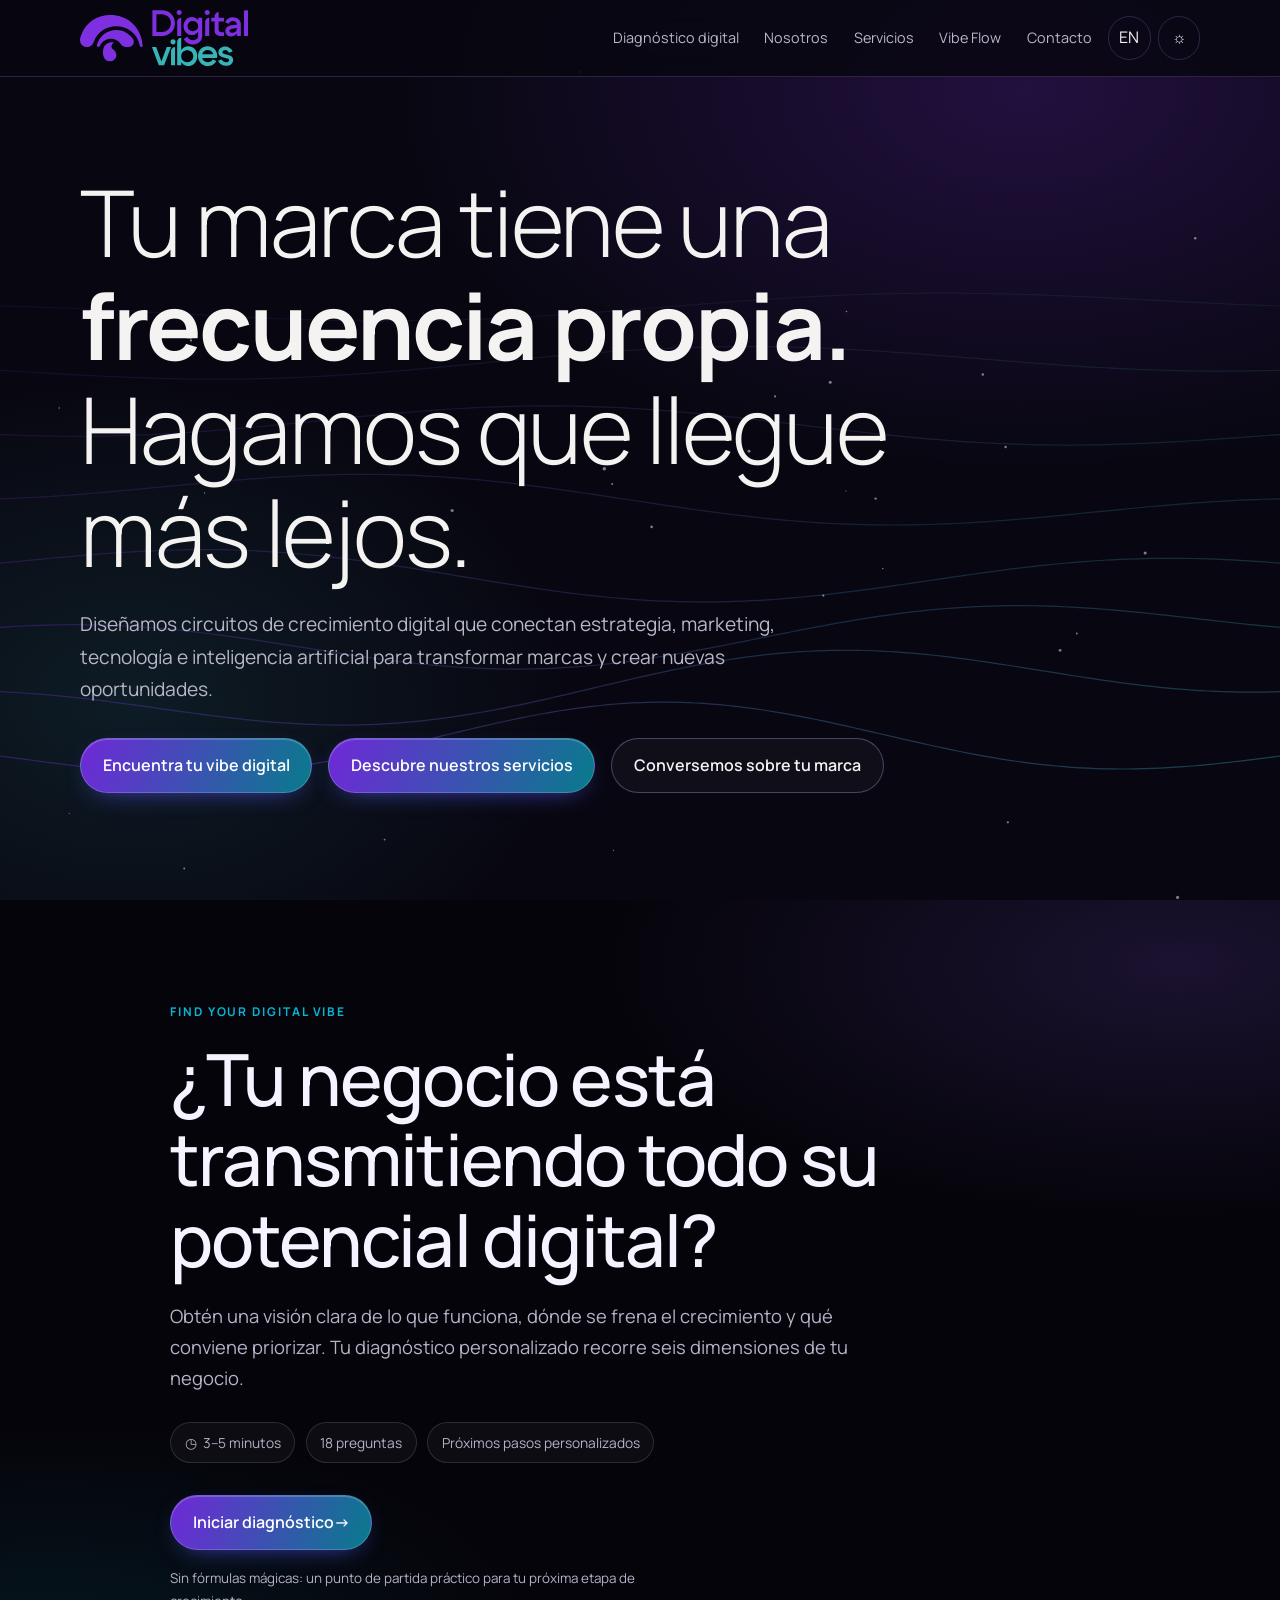
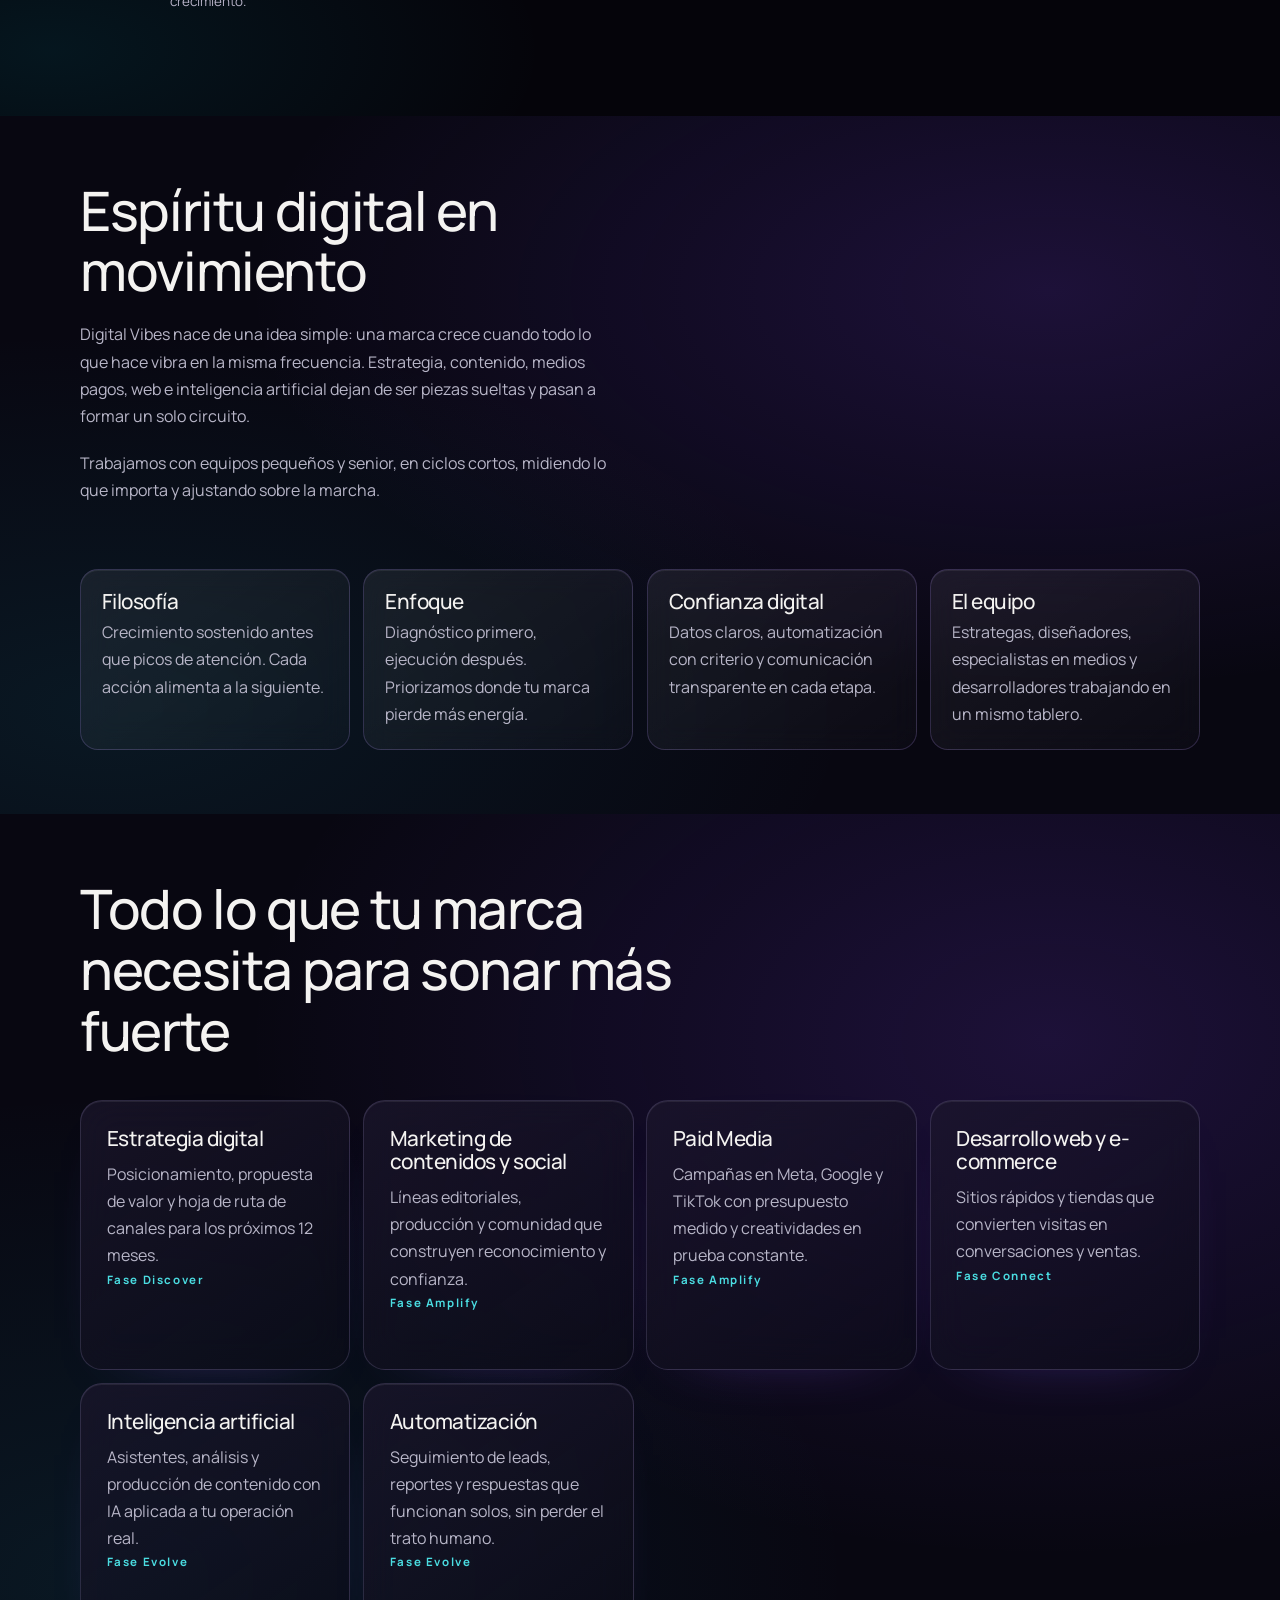
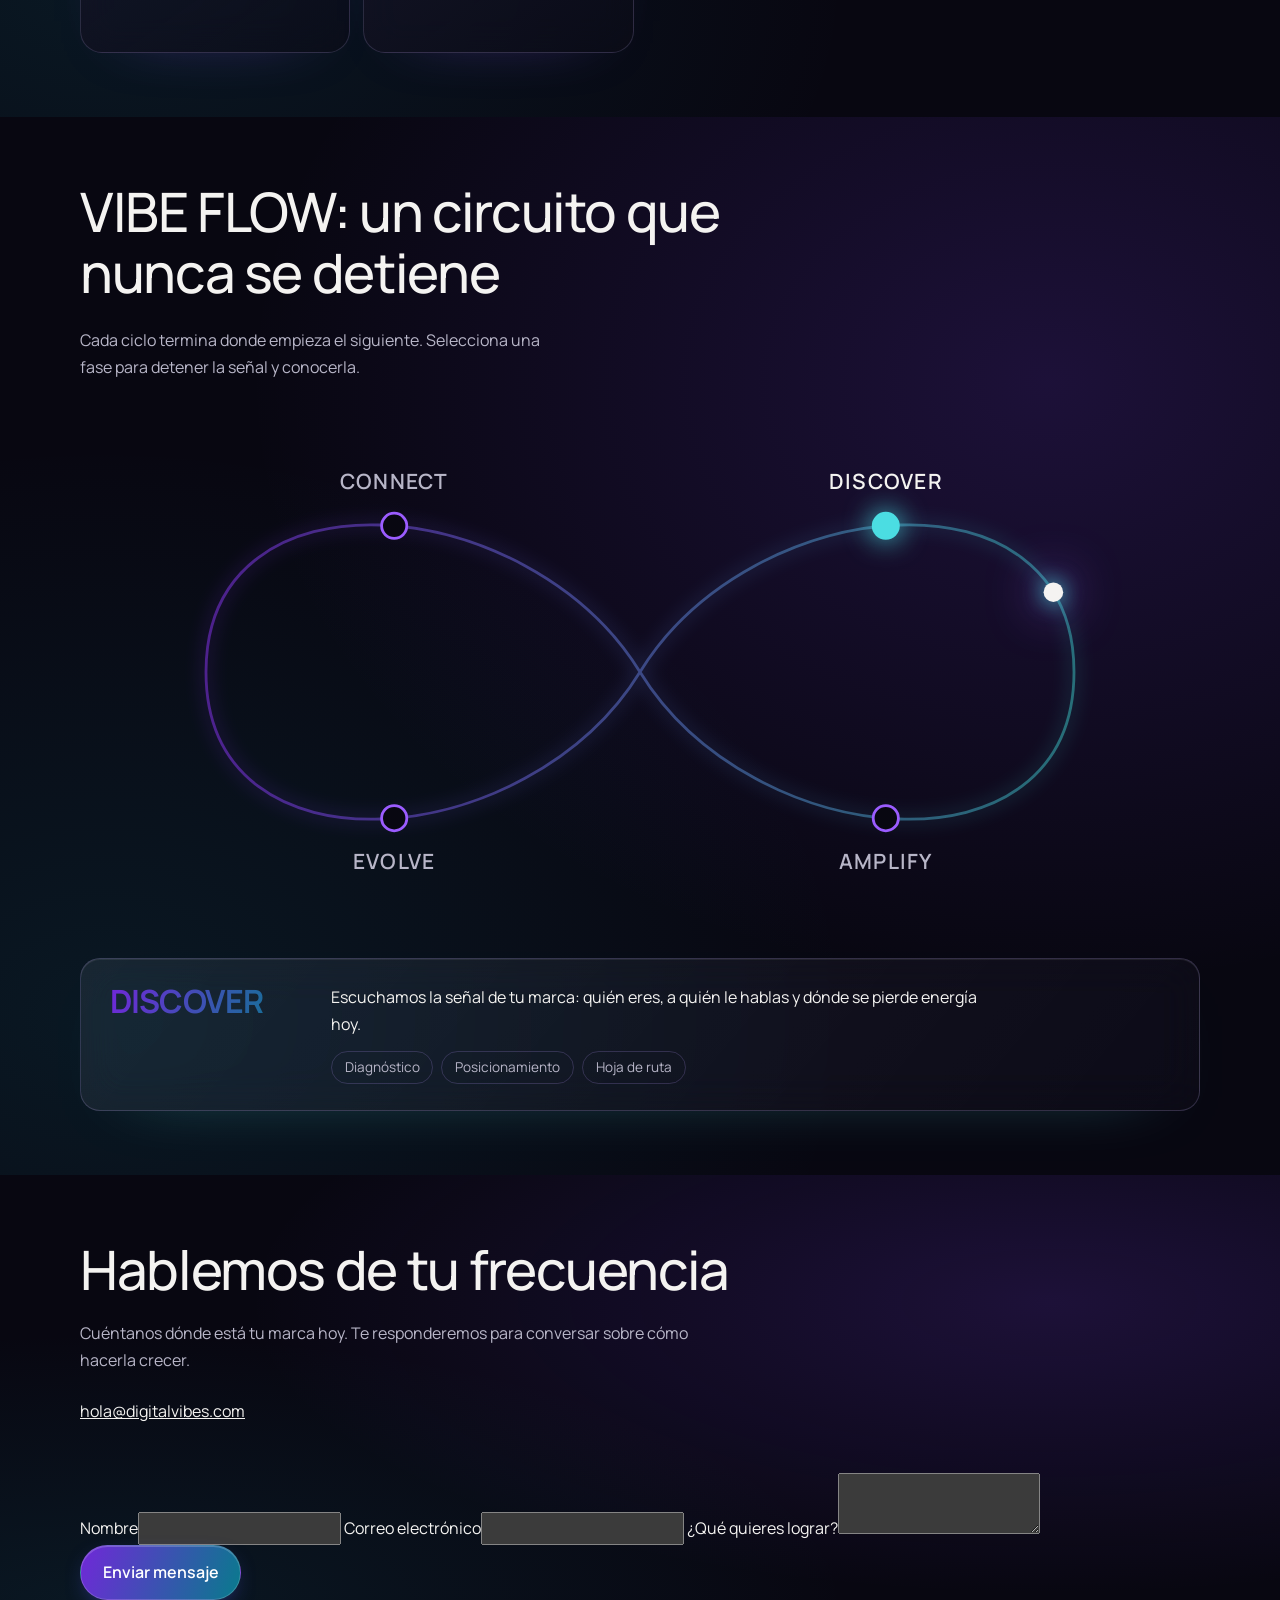
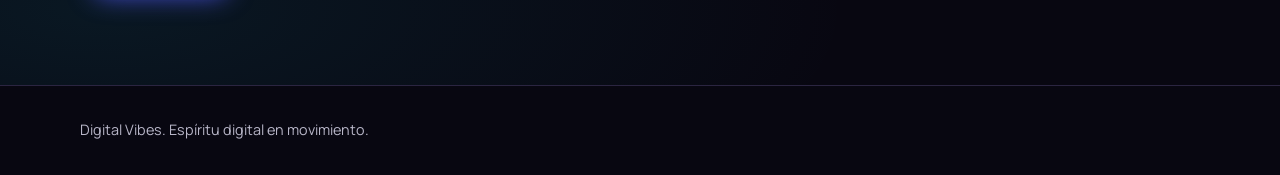
<file: index_backup_v1.html>
<!doctype html>
<html lang="es" data-theme="light">
<head>
  <meta charset="utf-8">
  <meta name="viewport" content="width=device-width, initial-scale=1">
  <meta name="description" content="Estrategia digital, marketing, desarrollo web e inteligencia artificial para conectar tu marca y hacerla crecer. Conoce Digital Vibes.">
  <meta name="robots" content="index, follow, max-image-preview:large">
  <meta name="theme-color" content="#ffffff">
  <meta property="og:type" content="website">
  <meta property="og:locale" content="es_AR">
  <meta property="og:title" content="Digital Vibes | Espíritu digital en movimiento">
  <meta property="og:description" content="Conectamos estrategia, marketing, tecnología e inteligencia artificial para hacer crecer tu marca.">
  <meta name="twitter:card" content="summary">
  <title>Digital Vibes | Estrategia y crecimiento digital</title>
  <link rel="icon" href="images/icono.svg" type="image/svg+xml">
  <link rel="apple-touch-icon" href="images/icono.svg">
  <link rel="alternate" hreflang="es" href="index.html">
  <link rel="alternate" hreflang="en" href="index.en.html">
  <link rel="alternate" hreflang="x-default" href="index.html">
  <link rel="preconnect" href="https://fonts.googleapis.com">
  <link rel="preconnect" href="https://fonts.gstatic.com" crossorigin>
  <link href="https://fonts.googleapis.com/css2?family=Manrope:wght@400;500;600;700&display=swap" rel="stylesheet">
  <link rel="stylesheet" href="css/styles.css">
  <script src="js/main.js" defer></script>
</head>
<body>
  <a class="skip-link" href="#contenido">Saltar al contenido</a>
  <header>
    <div class="wrap nav">
      <a class="brand" href="#top" aria-label="Digital Vibes, inicio">
        <img src="images/isologotipo_full.svg" alt="Digital Vibes">
      </a>
      <nav id="primary-navigation" aria-label="Navegación principal" data-open="false">
        <ul>
          <li><a href="#diagnostico">Diagnóstico digital</a></li>
          <li><a href="#sobre">Nosotros</a></li>
          <li><a href="#servicios">Servicios</a></li>
          <li><a href="#vibe-flow">Vibe Flow</a></li>
          <li><a href="#contacto">Contacto</a></li>
        </ul>
      </nav>
      <div class="tools">
        <a class="language-link" href="index.en.html" lang="en" hreflang="en" aria-label="Read this page in English">EN</a>
        <button class="icon-button" type="button" data-theme-toggle aria-label="Cambiar a tema claro" title="Cambiar a tema claro">☼</button>
        <button class="menu-toggle" type="button" data-menu-toggle aria-controls="primary-navigation" aria-expanded="false" aria-label="Abrir menú">☰</button>
      </div>
    </div>
  </header>

  <main id="contenido">
    <section class="hero" id="top" aria-labelledby="hero-title">
      <canvas id="waves" aria-hidden="true"></canvas>
      <div class="wrap">
        <h1 id="hero-title">Tu marca tiene una <strong>frecuencia propia.</strong> Hagamos que llegue más lejos.</h1>
        <p>Diseñamos circuitos de crecimiento digital que conectan estrategia, marketing, tecnología e inteligencia artificial para transformar marcas y crear nuevas oportunidades.</p>
        <div class="cta">
          <a class="btn primary" href="#diagnostico">Encuentra tu vibe digital</a>
          <a class="btn primary" href="#servicios">Descubre nuestros servicios</a>
          <a class="btn ghost" href="#contacto">Conversemos sobre tu marca</a>
        </div>
      </div>
    </section>

    <section class="assessment" id="diagnostico" aria-labelledby="assessment-title">
      <div class="wrap">
        <div class="assessment-intro" data-assessment-view="intro">
          <p class="assessment-eyebrow">FIND YOUR DIGITAL VIBE</p>
          <h2 id="assessment-title">¿Tu negocio está transmitiendo todo su potencial digital?</h2>
          <p class="assessment-lede">Obtén una visión clara de lo que funciona, dónde se frena el crecimiento y qué conviene priorizar. Tu diagnóstico personalizado recorre seis dimensiones de tu negocio.</p>
          <div class="assessment-meta"><span>◷ &nbsp;3–5 minutos</span><span>18 preguntas</span><span>Próximos pasos personalizados</span></div>
          <button class="btn primary" type="button" data-assessment-start>Iniciar diagnóstico <span aria-hidden="true">→</span></button>
          <p class="assessment-note">Sin fórmulas mágicas: un punto de partida práctico para tu próxima etapa de crecimiento.</p>
        </div>

        <div class="assessment-panel" data-assessment-view="quiz" hidden>
          <div class="assessment-progress">
            <div class="assessment-progress-copy"><span data-assessment-dimension></span><span data-assessment-count aria-live="polite"></span></div>
            <div class="assessment-progress-track" role="progressbar" aria-label="Progreso del diagnóstico" aria-valuemin="0" aria-valuemax="18" aria-valuenow="0" data-assessment-progress><span></span></div>
          </div>
          <fieldset class="assessment-question">
            <legend data-assessment-question></legend>
            <div class="assessment-options" data-assessment-options></div>
          </fieldset>
          <div class="assessment-controls">
            <button class="btn ghost" type="button" data-assessment-back>← Anterior</button>
            <button class="btn primary" type="button" data-assessment-next disabled>Siguiente pregunta →</button>
          </div>
          <p class="assessment-note">Tus respuestas permanecen en esta sesión del navegador y no se guardan.</p>
        </div>

        <div class="assessment-panel" data-assessment-view="contact" hidden>
          <p class="assessment-eyebrow">UN ÚLTIMO PASO</p>
          <h2 id="assessment-contact-title">Tus resultados están listos.</h2>
          <p class="assessment-lede">Completa tus datos para ver el diagnóstico y las prioridades más relevantes para tu negocio.</p>
          <form class="assessment-form" data-assessment-form aria-labelledby="assessment-contact-title">
            <label for="assessment-name">Nombre<input id="assessment-name" name="name" autocomplete="name" required></label>
            <label for="assessment-email">Correo de trabajo<input id="assessment-email" name="email" type="email" autocomplete="email" required></label>
            <label for="assessment-company">Empresa<input id="assessment-company" name="company" autocomplete="organization" required></label>
            <label class="assessment-consent"><input name="consent" type="checkbox" required><span>Consiento compartir estos datos con Digital Vibes solo si solicito una sesión estratégica. Esta página no guarda ni envía mi información; la solicitud abre un borrador de correo con mis datos para que pueda revisarlo y enviarlo. <a href="#contacto">Contactanos</a> si tienes dudas sobre privacidad.</span></label>
            <button class="btn primary" type="submit">Ver mis resultados <span aria-hidden="true">→</span></button>
          </form>
          <button class="btn ghost" type="button" data-assessment-back>← Volver a mis respuestas</button>
        </div>

        <div class="assessment-panel assessment-results" data-assessment-view="results" aria-labelledby="assessment-results-title" hidden>
          <p class="assessment-eyebrow">TU VIBE DIGITAL</p>
          <h2 id="assessment-results-title">Tu diagnóstico de madurez digital</h2>
          <div class="assessment-score-card">
            <div class="assessment-score"><span data-assessment-score></span><span class="assessment-score-percent">%</span></div>
            <div><p class="assessment-level" data-assessment-level></p><p data-assessment-summary></p></div>
          </div>
          <div class="assessment-results-grid">
            <section aria-labelledby="assessment-breakdown-title">
              <h3 id="assessment-breakdown-title">Tus seis dimensiones</h3>
              <div class="assessment-breakdown" data-assessment-breakdown></div>
            </section>
            <section aria-labelledby="assessment-strengths-title">
              <h3 id="assessment-strengths-title">Dónde estás generando impulso</h3>
              <ul class="assessment-insights" data-assessment-strengths></ul>
            </section>
          </div>
          <section class="assessment-priorities" aria-labelledby="assessment-priorities-title">
            <p class="assessment-eyebrow">EL PRÓXIMO PASO</p>
            <h3 id="assessment-priorities-title">Oportunidades prioritarias</h3>
            <div class="assessment-opportunities" data-assessment-opportunities></div>
          </section>
          <section class="assessment-action-plan" aria-labelledby="assessment-action-title">
            <h3 id="assessment-action-title">Un plan de acción para empezar</h3>
            <ol data-assessment-action-plan></ol>
          </section>
          <div class="assessment-cta">
            <h3>¿Convertimos este diagnóstico en impulso?</h3>
            <p>Tus resultados son un punto de partida. Conversemos para definir el próximo paso para tu negocio.</p>
            <div class="cta">
              <a class="btn primary" data-assessment-email href="mailto:hola@digitalvibes.com">Solicitar sesión estratégica</a>
              <a class="btn ghost" data-assessment-whatsapp href="https://wa.me/" target="_blank" rel="noopener noreferrer">Compartir mi diagnóstico por WhatsApp</a>
            </div>
          </div>
          <button class="btn ghost" type="button" data-assessment-restart>Volver a hacer el diagnóstico</button>
        </div>
      </div>
    </section>

    <section id="sobre" class="about" aria-labelledby="about-title">
      <div class="wrap grid">
        <div class="txt">
          <h2 id="about-title">Espíritu digital en movimiento</h2>
          <p>Digital Vibes nace de una idea simple: una marca crece cuando todo lo que hace vibra en la misma frecuencia. Estrategia, contenido, medios pagos, web e inteligencia artificial dejan de ser piezas sueltas y pasan a formar un solo circuito.</p>
          <p>Trabajamos con equipos pequeños y senior, en ciclos cortos, midiendo lo que importa y ajustando sobre la marcha.</p>
        </div>
        <div class="pillars">
          <article><h3>Filosofía</h3><p>Crecimiento sostenido antes que picos de atención. Cada acción alimenta a la siguiente.</p></article>
          <article><h3>Enfoque</h3><p>Diagnóstico primero, ejecución después. Priorizamos donde tu marca pierde más energía.</p></article>
          <article><h3>Confianza digital</h3><p>Datos claros, automatización con criterio y comunicación transparente en cada etapa.</p></article>
          <article><h3>El equipo</h3><p>Estrategas, diseñadores, especialistas en medios y desarrolladores trabajando en un mismo tablero.</p></article>
        </div>
      </div>
    </section>

    <section id="servicios" class="services" aria-labelledby="services-title">
      <div class="wrap">
        <h2 id="services-title">Todo lo que tu marca necesita para sonar más fuerte</h2>
        <div class="svc">
          <article><h3>Estrategia digital</h3><p>Posicionamiento, propuesta de valor y hoja de ruta de canales para los próximos 12 meses.</p><small>Fase Discover</small></article>
          <article><h3>Marketing de contenidos y social</h3><p>Líneas editoriales, producción y comunidad que construyen reconocimiento y confianza.</p><small>Fase Amplify</small></article>
          <article><h3>Paid Media</h3><p>Campañas en Meta, Google y TikTok con presupuesto medido y creatividades en prueba constante.</p><small>Fase Amplify</small></article>
          <article><h3>Desarrollo web y e-commerce</h3><p>Sitios rápidos y tiendas que convierten visitas en conversaciones y ventas.</p><small>Fase Connect</small></article>
          <article><h3>Inteligencia artificial</h3><p>Asistentes, análisis y producción de contenido con IA aplicada a tu operación real.</p><small>Fase Evolve</small></article>
          <article><h3>Automatización</h3><p>Seguimiento de leads, reportes y respuestas que funcionan solos, sin perder el trato humano.</p><small>Fase Evolve</small></article>
        </div>
      </div>
    </section>

    <section id="vibe-flow" class="flow" aria-labelledby="flow-title">
      <div class="wrap">
        <div class="flow-head">
          <h2 id="flow-title">VIBE FLOW: un circuito que nunca se detiene</h2>
          <p>Cada ciclo termina donde empieza el siguiente. Selecciona una fase para detener la señal y conocerla.</p>
        </div>
        <div class="stage">
          <svg id="loop" viewBox="0 0 800 380" role="img" aria-label="Circuito infinito con cuatro fases: Discover, Amplify, Connect y Evolve">
            <defs><linearGradient id="g" x1="0" x2="1"><stop offset="0" stop-color="#7E30E1"/><stop offset="1" stop-color="#37B5B6"/></linearGradient></defs>
            <path id="path" class="glow" d="M400 190 C480 60 710 40 710 190 C710 340 480 320 400 190 C320 60 90 40 90 190 C90 340 320 320 400 190Z"/>
            <path class="track" d="M400 190 C480 60 710 40 710 190 C710 340 480 320 400 190 C320 60 90 40 90 190 C90 340 320 320 400 190Z"/>
            <g id="nodes"></g>
            <circle id="pulse" r="7" cx="400" cy="190"/>
          </svg>
        </div>
        <div class="panel" aria-live="polite">
          <h3 id="pName">DISCOVER</h3>
          <div><p id="pText">Escuchamos la señal de tu marca, su audiencia y sus oportunidades de crecimiento.</p><ul id="pList"></ul></div>
        </div>
      </div>
    </section>

    <section id="contacto" class="contact" aria-labelledby="contact-title">
      <div class="wrap grid">
        <div class="direct">
          <h2 id="contact-title">Hablemos de tu frecuencia</h2>
          <p>Cuéntanos dónde está tu marca hoy. Te responderemos para conversar sobre cómo hacerla crecer.</p>
          <a href="mailto:hola@digitalvibes.com">hola@digitalvibes.com</a>
        </div>
        <form id="contact-form">
          <label for="contact-name">Nombre<input id="contact-name" name="name" autocomplete="name" required></label>
          <label for="contact-email">Correo electrónico<input id="contact-email" type="email" name="email" autocomplete="email" required></label>
          <label for="contact-message">¿Qué quieres lograr?<textarea id="contact-message" name="message" required></textarea></label>
          <button class="btn primary" type="submit">Enviar mensaje</button>
          <p class="form-status" id="form-status" aria-live="polite"></p>
        </form>
      </div>
    </section>
  </main>
  <footer><div class="wrap">Digital Vibes. Espíritu digital en movimiento.</div></footer>
</body>
</html>
</file>
<file: css/styles.css>
:root {
  color-scheme: dark;
  --primary: #9b5cff;
  --accent: #4bdde2;
  --gray: #1d1d1b;
  --dark: #080711;
  --space: var(--dark);
  --deep: #171326;
  --ink: #f4f3f1;
  --mute: #b8b6c8;
  --line: rgba(185, 157, 255, .2);
  --surface: rgba(142, 93, 231, .1);
  --card: rgba(16, 14, 28, .74);
  --header: rgba(8, 7, 17, .82);
  --grad: linear-gradient(110deg, #7028d8 0%, #087b8c 100%);
  --mesh-violet: rgba(122, 60, 235, .18);
  --mesh-cyan: rgba(23, 173, 194, .1);
  --f-display: "Cygre", "Manrope", sans-serif;
  --f-body: "Manrope", sans-serif;
}

:root[data-theme="light"] {
  color-scheme: light;
  --space: #fff;
  --deep: #f4edfD;
  --ink: var(--gray);
  --mute: #5e5c57;
  --line: rgba(126, 48, 225, .22);
  --surface: rgba(126, 48, 225, .07);
  --card: #fff;
  --header: rgba(255, 255, 255, .9);
  --grad: linear-gradient(110deg, #7028d8 0%, #087b8c 100%);
  --mesh-violet: rgba(122, 60, 235, .12);
  --mesh-cyan: rgba(23, 173, 194, .08);
}
:root[data-theme="light"] .svc article { border-color: rgba(126, 48, 225, .18); background: linear-gradient(145deg, rgba(255, 255, 255, .94), rgba(247, 245, 252, .9)); color: var(--ink); }
:root[data-theme="light"] .svc article:hover { background: linear-gradient(145deg, #fff, #f1fbfc); }
:root[data-theme="light"] .svc .svc-capability { background: linear-gradient(110deg, rgba(112, 40, 216, .09), rgba(8, 123, 140, .08)); }

* { box-sizing: border-box; }
html { scroll-behavior: smooth; scroll-padding-top: 5.5rem; }
body {
  margin: 0;
  overflow-x: hidden;
  background: var(--space);
  color: var(--ink);
  font: 400 1rem/1.7 var(--f-body);
  -webkit-font-smoothing: antialiased;
  transition: background-color .25s, color .25s;
}
img, svg { max-width: 100%; }
a { color: inherit; }
button, input, textarea { font: inherit; }
:focus-visible { outline: 3px solid var(--accent); outline-offset: 4px; }
.wrap { width: min(1120px, 100% - 2.5rem); margin-inline: auto; }
h1, h2, h3 { margin: 0; font-family: var(--f-display); line-height: 1.12; letter-spacing: -.025em; }
h2 { max-width: 20ch; font-size: clamp(2rem, 4.5vw, 3.4rem); font-weight: 500; }
p { max-width: 65ch; margin: 0; color: var(--mute); }
section { position: relative; isolation: isolate; padding-block: clamp(4rem, 10vw, 4rem); }

.skip-link {
  position: fixed;
  z-index: 100;
  top: .5rem;
  left: .5rem;
  padding: .75rem 1rem;
  transform: translateY(-160%);
  border-radius: .5rem;
  background: var(--ink);
  color: var(--space);
}
.skip-link:focus { transform: translateY(0); }
.scroll-progress { position: fixed; z-index: 30; inset: 0 0 auto; height: 3px; pointer-events: none; }
.scroll-progress span { display: block; width: 100%; height: 100%; transform: scaleX(0); transform-origin: left center; background: var(--grad); will-change: transform; }
.reveal-pending { opacity: 0; transform: translate3d(0, 30px, 0) scale(.985); }
.reveal-pending.is-visible { opacity: 1; transform: translate3d(0, 0, 0) scale(1); transition: opacity .7s ease, transform .7s cubic-bezier(.2,.7,.2,1); transition-delay: var(--reveal-delay, 0ms); }
.ambient-section::before { position: absolute; z-index: -1; top: 5%; left: -12%; width: min(58vw, 700px); aspect-ratio: 1; border-radius: 50%; background: radial-gradient(circle, var(--mesh-violet), transparent 68%); content: ""; filter: blur(35px); opacity: .8; pointer-events: none; animation: mesh-drift 18s ease-in-out infinite alternate; }
.ambient-section::after { position: absolute; z-index: -1; right: -15%; bottom: -15%; width: min(54vw, 640px); aspect-ratio: 1; border-radius: 50%; background: radial-gradient(circle, var(--mesh-cyan), transparent 70%); content: ""; filter: blur(40px); opacity: .8; pointer-events: none; animation: mesh-drift 23s ease-in-out infinite alternate-reverse; }
.ambient-section { overflow-x: clip; }
@keyframes mesh-drift { from { transform: translate3d(-2%, -1%, 0) scale(.92); } to { transform: translate3d(6%, 5%, 0) scale(1.08); } }

header {
  position: fixed;
  z-index: 20;
  inset: 0 0 auto;
  border-bottom: 1px solid var(--line);
  background: var(--header);
  backdrop-filter: blur(14px);
}
.nav { display: flex; min-height: 76px; align-items: center; justify-content: space-between; gap: 1rem; }
.brand { display: inline-flex; flex: 0 0 auto; align-items: center; }
.brand img { display: block; width: clamp(116px, 15vw, 168px); height: auto; }
nav { margin-left: auto; }
nav ul { display: flex; align-items: center; gap: clamp(.8rem, 2vw, 1.6rem); margin: 0; padding: 0; list-style: none; }
nav a { color: var(--mute); font-size: .9rem; text-decoration: none; transition: color .2s; }
nav a:hover, nav a[aria-current="page"] { color: var(--ink); }
.nav-assessment { color: var(--ink); font-weight: 700; }
.tools { display: flex; flex: 0 0 auto; align-items: center; gap: .45rem; }
.icon-button, .language-link, .menu-toggle {
  min-width: 42px;
  min-height: 42px;
  display: inline-flex;
  align-items: center;
  justify-content: center;
  padding: .45rem .65rem;
  border: 1px solid var(--line);
  border-radius: 999px;
  background: transparent;
  color: var(--ink);
  cursor: pointer;
  text-decoration: none;
}
.icon-button:hover, .language-link:hover, .menu-toggle:hover { border-color: var(--accent); }
.menu-toggle { display: none; }

.hero {
  display: grid;
  min-height: min(1024px, 100svh);
  align-items: center;
  overflow: hidden;
  padding-top: 8rem;
  background:
    radial-gradient(70% 60% at 80% 10%, rgba(126, 48, 225, .22), transparent 70%),
    radial-gradient(48% 50% at 10% 78%, rgba(55, 181, 182, .12), transparent 72%),
    var(--space);
}
#waves { position: absolute; inset: 0; width: 100%; height: 100%; }
.hero .wrap { position: relative; z-index: 1; }
.hero h1 { max-width: 15ch; font-size: clamp(2.6rem, 7.2vw, 6rem); font-weight: 300; }
.hero h1 strong { font-weight: 700; }
.hero p { margin-top: 1.5rem; color: var(--mute); font-size: clamp(1.05rem, 2vw, 1.2rem); }
.hero-proof { display: flex; flex-wrap: wrap; align-items: center; gap: .75rem; width: fit-content; margin-top: clamp(2.5rem, 7vh, 5rem); padding: .8rem 1rem; border: 1px solid rgba(201, 188, 255, .18); border-radius: 999px; background: rgba(15, 13, 27, .5); color: var(--mute); font-size: .79rem; backdrop-filter: blur(14px); }
.signal-mark { display: inline-flex; height: 20px; align-items: center; gap: 3px; }
.signal-mark i { width: 3px; height: 7px; border-radius: 3px; background: var(--accent); box-shadow: 0 0 12px rgba(75, 221, 226, .72); animation: signal-pulse 1.3s ease-in-out infinite alternate; }
.signal-mark i:nth-child(2) { height: 16px; animation-delay: .2s; }
.signal-mark i:nth-child(3) { height: 11px; animation-delay: .4s; }
.proof-divider { width: 3px; height: 3px; border-radius: 50%; background: var(--accent); opacity: .75; }
@keyframes signal-pulse { to { transform: scaleY(.42); opacity: .55; } }
.cta { display: flex; flex-wrap: wrap; gap: 1rem; margin-top: 2rem; }
.btn {
  display: inline-flex;
  min-height: 48px;
  align-items: center;
  justify-content: center;
  padding: .8rem 1.35rem;
  border: 1px solid transparent;
  border-radius: 999px;
  font-weight: 600;
  text-align: center;
  text-decoration: none;
  transition: transform .25s cubic-bezier(.2,.7,.2,1), box-shadow .25s, border-color .25s, color .25s, background-color .25s, filter .25s;
}
.btn.primary { border-color: rgba(255, 255, 255, .18); background: var(--grad); color: #fff; box-shadow: 0 8px 26px -13px rgba(83, 91, 255, .9), inset 0 1px rgba(255, 255, 255, .2); }
.btn.primary:hover { transform: translateY(-3px) scale(1.025); filter: brightness(1.16) saturate(1.08); box-shadow: 0 14px 36px -12px rgba(88, 98, 255, .9), 0 0 24px rgba(55, 181, 182, .18), inset 0 1px rgba(255, 255, 255, .32); }
.btn.primary:active { transform: translateY(0) scale(.99); }
.btn.ghost { border-color: rgba(199, 181, 255, .32); background: rgba(255, 255, 255, .035); color: var(--ink); backdrop-filter: blur(10px); }
.btn.ghost:hover { border-color: transparent; background: var(--grad); color: #fff; box-shadow: 0 0 28px rgba(65, 158, 194, .24); }
.btn:focus-visible, .icon-button:focus-visible, .menu-toggle:focus-visible, .language-link:focus-visible, nav a:focus-visible { outline: 3px solid #61eef0; outline-offset: 4px; }

.about, .services, .flow, .contact { background-color: var(--space); }
.about, .services, .flow, .contact { background-image: radial-gradient(ellipse at 82% 25%, var(--mesh-violet), transparent 54%), radial-gradient(ellipse at 8% 85%, var(--mesh-cyan), transparent 45%); }
.about .grid { display: grid; grid-template-columns: 1.02fr .98fr; align-items: center; gap: clamp(2rem, 5vw, 4.5rem); }
.about .txt p { margin-top: 1.25rem; }
.about-visual { position: relative; margin: 0; padding: .5rem; border: 1px solid rgba(194, 174, 255, .2); border-radius: 30px; background: linear-gradient(145deg, rgba(255, 255, 255, .09), rgba(255, 255, 255, .018)); box-shadow: 0 30px 90px -44px rgba(126, 48, 225, .58), 0 20px 70px -50px rgba(55, 181, 182, .45), inset 0 1px rgba(255, 255, 255, .1); backdrop-filter: blur(20px) saturate(125%); }
.about-visual svg { display: block; width: 100%; overflow: visible; filter: drop-shadow(0 18px 28px rgba(7, 6, 16, .3)); }
.about-visual figcaption { margin: -.1rem 1rem .9rem; color: var(--mute); font-size: .79rem; }
.visual-card { transform-box: fill-box; transform-origin: center; animation: card-float 7s ease-in-out infinite; }
.visual-card-lower { animation-delay: -3.4s; }
@keyframes card-float { 50% { transform: translateY(-5px); } }
.pillars { display: grid; grid-column: 1 / -1; grid-template-columns: repeat(4, minmax(0, 1fr)); gap: .85rem; }
.pillars article { min-height: 150px; padding: 1.3rem; border: 1px solid var(--line); border-radius: 18px; background: linear-gradient(145deg, rgba(255, 255, 255, .065), rgba(255, 255, 255, .018)); box-shadow: inset 0 1px rgba(255, 255, 255, .07); backdrop-filter: blur(14px); transition: transform .35s, border-color .35s, box-shadow .35s; }
.pillars article:hover { transform: translateY(-5px); border-color: rgba(75, 221, 226, .42); box-shadow: 0 16px 42px -28px rgba(75, 221, 226, .5), inset 0 1px rgba(255, 255, 255, .12); }
.pillars h3 { margin-bottom: .35rem; font-size: 1.3rem; font-weight: 500; }

.services { overflow: hidden; }
.svc { display: grid; grid-template-columns: repeat(12, minmax(0, 1fr)); gap: .8rem; margin-top: 2.5rem; }
.svc article { position: relative; grid-column: span 3; min-height: 270px; overflow: hidden; padding: 1.6rem; border: 1px solid rgba(199, 181, 255, .17); border-radius: 22px; background: linear-gradient(145deg, rgba(27, 22, 43, .76), rgba(12, 12, 23, .62)); box-shadow: inset 0 1px rgba(255, 255, 255, .075), 0 20px 65px -52px rgba(116, 73, 221, .72); backdrop-filter: blur(18px) saturate(125%); transition: transform .4s cubic-bezier(.2,.7,.2,1), border-color .35s, box-shadow .35s, background .35s; }
.svc article::before { position: absolute; inset: -1px; background: radial-gradient(circle 280px at var(--pointer-x, 50%) var(--pointer-y, 0%), rgba(100, 197, 255, .13), transparent 68%); content: ""; opacity: 0; transition: opacity .35s; pointer-events: none; }
.svc article:hover { transform: translateY(-6px); border-color: rgba(75, 221, 226, .38); box-shadow: 0 24px 60px -38px rgba(55, 181, 182, .3), 0 22px 65px -52px rgba(126, 48, 225, .9), inset 0 1px rgba(255, 255, 255, .12); }
.svc article:hover::before { opacity: 1; }
.svc article:focus-within { outline: 2px solid var(--accent); outline-offset: 3px; }
.svc h3 { margin-bottom: .65rem; font-size: 1.3rem; font-weight: 500; }
.svc small { position: relative; z-index: 1; display: block; margin: 0 0 .8rem; color: var(--accent); font-size: .72rem; font-weight: 700; letter-spacing: .14em; }
.svc .svc-capability { grid-column: 1 / -1; min-height: 190px; background: linear-gradient(110deg, rgba(107, 48, 178, .2), rgba(10, 48, 59, .38)); }
.svc article > h3, .svc article > p { position: relative; z-index: 1; }
.svc-icon { display: grid; width: 46px; height: 46px; place-items: center; margin-bottom: 1.35rem; border: 1px solid rgba(173, 149, 255, .24); border-radius: 14px; background: linear-gradient(145deg, rgba(137, 83, 225, .14), rgba(44, 197, 210, .08)); color: #b793ff; transition: transform .35s, border-color .35s, color .35s, box-shadow .35s, filter .35s; }
.svc-icon svg { width: 27px; height: 27px; fill: none; stroke: currentColor; stroke-width: 1.8; stroke-linecap: round; stroke-linejoin: round; }
.svc article:hover .svc-icon { transform: translateY(-2px) scale(1.08); border-color: rgba(75, 221, 226, .58); color: #66edf0; filter: drop-shadow(0 0 9px rgba(75, 221, 226, .5)); box-shadow: 0 0 24px rgba(90, 93, 230, .24), inset 0 0 18px rgba(75, 221, 226, .08); }
.svc-capability .svc-icon { float: left; margin: 0 1.1rem 1rem 0; }
.svc-capability { display: flow-root; }

.flow { overflow: hidden; }
.flow-head { display: flex; flex-wrap: wrap; align-items: end; justify-content: space-between; gap: 1.5rem; }
.flow-head p { max-width: 48ch; }
.stage { position: relative; margin-top: 1.5rem; }
#loop { display: block; width: 100%; height: auto; overflow: visible; }
.track { fill: none; stroke: url(#g); stroke-width: 2; opacity: .55; }
.glow { fill: none; stroke: url(#g); stroke-width: 7; opacity: .18; filter: blur(6px); }
.energy-path { fill: none; stroke: #9efcff; stroke-width: 3; stroke-linecap: round; stroke-dasharray: 12 30; stroke-dashoffset: 0; filter: drop-shadow(0 0 5px rgba(75, 221, 226, .95)) drop-shadow(0 0 14px rgba(155, 92, 255, .75)); animation: energy-flow 3.2s linear infinite; }
@keyframes energy-flow { to { stroke-dashoffset: -100; } }
.node { cursor: pointer; }
.node:focus-visible circle.dot { stroke-width: 4; }
.node circle.hit { fill: transparent; }
.node circle.dot { fill: var(--space); stroke: var(--primary); stroke-width: 2; transition: fill .25s, stroke .25s; }
.node text { fill: var(--mute); font: 600 15px var(--f-display); letter-spacing: .06em; text-anchor: middle; transition: fill .25s; }
.node.on circle.dot { fill: var(--accent); stroke: var(--accent); filter: drop-shadow(0 0 10px var(--accent)); }
.node.on text { fill: var(--ink); }
#pulse { fill: var(--ink); filter: drop-shadow(0 0 8px var(--accent)) drop-shadow(0 0 18px var(--primary)); }
.panel { display: grid; min-height: 150px; grid-template-columns: auto 1fr; align-items: start; gap: 2rem; margin-top: 1.25rem; padding: 1.6rem 1.8rem; border: 1px solid rgba(199, 181, 255, .2); border-radius: 20px; background: linear-gradient(130deg, rgba(255, 255, 255, .07), rgba(255, 255, 255, .018)); box-shadow: 0 22px 70px -56px rgba(75, 221, 226, .58), inset 0 1px rgba(255, 255, 255, .08); backdrop-filter: blur(20px) saturate(130%); }
.panel h3 { min-width: 9ch; background: var(--grad); background-clip: text; color: transparent; font-size: 2rem; font-weight: 700; -webkit-background-clip: text; }
.panel p { color: var(--ink); }
.panel ul { display: flex; flex-wrap: wrap; gap: .5rem; margin: .8rem 0 0; padding: 0; list-style: none; }
.panel li { padding: .25rem .8rem; border: 1px solid var(--line); border-radius: 99px; color: var(--mute); font-size: .85rem; }

.contact .grid { display: grid; grid-template-columns: 1fr; gap: clamp(2rem, 4vw, 3rem); }
.direct p { margin-top: 1.25rem; }
.direct > p { margin-bottom: 1.5rem; }
.contact-paths { display: grid; gap: 1rem; }
.contact-paths article { display: grid; gap: .55rem; padding: 1.2rem; border: 1px solid var(--line); border-radius: 16px; background: var(--surface); }
.contact-paths h3 { font-size: 1.2rem; }
.contact-paths .btn { justify-self: start; margin-top: .5rem; }
.contact-email-address { color: var(--ink); font-weight: 700; }
.form-status { min-height: 1.5em; color: var(--mute); font-size: .9rem; }
.contact-copy-status { margin-top: -.5rem; }
footer { padding: 2rem 0; border-top: 1px solid var(--line); color: var(--mute); font-size: .9rem; }

@media (max-width: 1080px) {
  .nav { min-height: 68px; }
  .menu-toggle { display: inline-flex; }
  nav { position: absolute; top: 100%; right: 0; left: 0; display: none; margin: 0; padding: .75rem 1.25rem 1rem; border-bottom: 1px solid var(--line); background: var(--header); }
  nav[data-open="true"] { display: block; }
  nav ul { align-items: stretch; flex-direction: column; gap: 0; }
  nav a { display: block; padding: .8rem .25rem; }
  .about .grid { grid-template-columns: 1fr 1fr; }
  .pillars { grid-template-columns: repeat(2, minmax(0, 1fr)); }
}
@media (max-width: 700px) {
  .wrap { width: min(100% - 2rem, 1120px); }
  .about .grid { grid-template-columns: 1fr; }
  .about-visual { grid-row: 2; }
  .pillars { grid-column: auto; grid-template-columns: 1fr; }
  .svc { grid-template-columns: 1fr; }
  .svc article, .svc .svc-capability { grid-column: auto; min-height: 0; padding: 1.5rem; }
  .flow-head { align-items: start; }
  .stage { overflow-x: auto; overscroll-behavior-x: contain; }
  #loop { min-width: 560px; }
  .panel { grid-template-columns: 1fr; gap: .5rem; padding: 1.35rem; }
  .panel h3 { font-size: 1.75rem; }
  .icon-button, .language-link, .menu-toggle { min-width: 40px; min-height: 40px; }
}
@media (max-width: 390px) {
  .nav { gap: .5rem; }
  .brand img { width: 105px; }
  .tools { gap: .25rem; }
  .icon-button, .language-link, .menu-toggle { min-width: 36px; min-height: 38px; padding-inline: .5rem; font-size: .85rem; }
}
@media (prefers-reduced-motion: reduce) {
  html { scroll-behavior: auto; }
  *, *::before, *::after { scroll-behavior: auto !important; transition-duration: .01ms !important; animation-duration: .01ms !important; animation-iteration-count: 1 !important; }
  .reveal-pending { opacity: 1; transform: none; }
  .ambient-section::before, .ambient-section::after, .signal-mark i, .visual-card, .energy-path { animation: none !important; }
}

.assessment {
  --assessment-violet: #8b5cf6;
  --assessment-cyan: #06b6d4;
  --assessment-bg: #05040a;
  --assessment-ink: #f5f3ff;
  --assessment-muted: #b6b1c6;
  --assessment-line: rgba(192, 174, 255, .18);
  overflow: hidden;
  background:
    radial-gradient(65% 45% at 92% 8%, rgba(139, 92, 246, .16), transparent 70%),
    radial-gradient(55% 40% at 4% 92%, rgba(6, 182, 212, .1), transparent 70%),
    var(--assessment-bg);
  color: var(--assessment-ink);
}
.assessment .wrap { width: min(940px, 100% - 2.5rem); }
.assessment-intro { max-width: 760px; padding-block: clamp(1rem, 3vw, 2.5rem); }
.assessment-eyebrow { margin-bottom: 1rem; color: var(--assessment-cyan); font-size: .75rem; font-weight: 700; letter-spacing: .16em; }
.assessment h2 { max-width: 19ch; font-size: clamp(2.2rem, 6vw, 4.5rem); font-weight: 500; }
.assessment-lede { max-width: 62ch; margin-top: 1.25rem; color: var(--assessment-muted); font-size: clamp(1rem, 2vw, 1.15rem); }
.assessment-meta { display: flex; flex-wrap: wrap; gap: .65rem; margin-block: 1.7rem 2rem; }
.assessment-meta span { padding: .5rem .85rem; border: 1px solid var(--assessment-line); border-radius: 999px; background: rgba(255, 255, 255, .035); color: var(--assessment-muted); font-size: .86rem; }
.assessment .btn.primary { background: linear-gradient(110deg, #7028d8, #087b8c); color: #fff; }
.assessment .btn.primary:hover { color: #fff; }
.assessment .btn.ghost { border-color: var(--assessment-line); background: rgba(255, 255, 255, .035); color: var(--assessment-ink); }
.assessment .btn.ghost:hover { border-color: transparent; background: linear-gradient(110deg, #7028d8, #087b8c); color: #fff; }
.assessment .btn:disabled { cursor: not-allowed; opacity: .45; transform: none; box-shadow: none; }
.assessment-note { margin-top: 1.1rem; color: var(--assessment-muted); font-size: .84rem; }
.assessment .form-status { color: var(--assessment-muted); }
.assessment-panel {
  margin: 0 auto;
  padding: clamp(1.25rem, 4vw, 2.5rem);
  border: 1px solid var(--assessment-line);
  border-radius: 24px;
  background: linear-gradient(145deg, rgba(255, 255, 255, .075), rgba(255, 255, 255, .02));
  box-shadow: 0 24px 80px rgba(0, 0, 0, .26), inset 0 1px rgba(255, 255, 255, .08);
  backdrop-filter: blur(22px) saturate(130%);
}
.assessment [hidden] { display: none !important; }
.assessment-progress { margin-bottom: 2rem; }
.assessment-progress-copy { display: flex; flex-wrap: wrap; justify-content: space-between; gap: .5rem; margin-bottom: .7rem; color: var(--assessment-muted); font-size: .85rem; }
.assessment-progress-track { height: 7px; overflow: hidden; border-radius: 99px; background: rgba(255, 255, 255, .1); }
.assessment-progress-track span { display: block; width: 0; height: 100%; border-radius: inherit; background: linear-gradient(90deg, var(--assessment-violet), var(--assessment-cyan)); transition: width .3s ease; }
.assessment-question { min-width: 0; margin: 0; padding: 0; border: 0; }
.assessment-question legend { width: 100%; margin-bottom: 1.5rem; color: var(--assessment-ink); font-family: var(--f-display); font-size: clamp(1.35rem, 3vw, 2rem); font-weight: 500; line-height: 1.3; }
.assessment-options { display: grid; gap: .7rem; }
.assessment-option { display: grid; grid-template-columns: auto 1fr; align-items: center; gap: .8rem; min-height: 56px; padding: .8rem 1rem; border: 1px solid var(--assessment-line); border-radius: 14px; background: rgba(255, 255, 255, .025); color: var(--assessment-muted); cursor: pointer; transition: border-color .2s, background-color .2s, color .2s; }
.assessment-option:hover, .assessment-option:has(input:checked) { border-color: var(--assessment-violet); background: rgba(139, 92, 246, .12); color: var(--assessment-ink); }
.assessment-option input { width: 1rem; height: 1rem; margin: 0; accent-color: var(--assessment-cyan); }
.assessment-controls { display: flex; justify-content: space-between; gap: .8rem; margin-top: 1.6rem; }
.assessment-complete {
  min-height: 280px;
  padding: clamp(1.2rem, 3vw, 2rem);
}
.assessment-complete h2 {
  max-width: 22ch;
  margin-bottom: .35rem;
  font-size: clamp(1.6rem, 3.5vw, 2.4rem);
  line-height: 1.2;
}
.assessment-complete > p:not(.assessment-eyebrow) {
  max-width: 65ch;
  margin-bottom: 1.1rem;
  color: var(--assessment-muted);
  font-size: .95rem;
  line-height: 1.45;
}
.assessment-calculation {
  display: grid;
  gap: 1rem;
  margin-bottom: 1.25rem;
}
.assessment-global-score {
  display: flex;
  align-items: center;
  justify-content: space-between;
  gap: 1rem;
  padding: 1rem 1.25rem;
  border: 1px solid var(--assessment-line);
  border-radius: 14px;
  background: linear-gradient(115deg, rgba(139, 92, 246, .14), rgba(6, 182, 212, .08));
}
.assessment-global-score div {
  display: flex;
  align-items: baseline;
  gap: .85rem;
}
.assessment-global-score span {
  color: var(--assessment-muted);
  font-size: .85rem;
  font-weight: 500;
  text-transform: uppercase;
  letter-spacing: .08em;
}
.assessment-global-score strong {
  color: var(--assessment-cyan);
  font-size: clamp(2.2rem, 5vw, 3.2rem);
  font-weight: 700;
  letter-spacing: -.03em;
  line-height: 1;
}
.assessment-global-score p {
  min-width: 120px;
  margin: 0;
  padding: .4rem .85rem;
  border: 1px solid rgba(6, 182, 212, .3);
  border-radius: 999px;
  background: rgba(6, 182, 212, .08);
  color: var(--assessment-ink);
  font-size: .84rem;
  font-weight: 700;
  letter-spacing: .04em;
  text-align: center;
}
.assessment-chart {
  padding: 1.1rem 1.25rem;
  border: 1px solid var(--assessment-line);
  border-radius: 14px;
  background: rgba(255, 255, 255, .025);
}
.assessment-chart h3 {
  margin-bottom: .85rem;
  font-size: 1.05rem;
  font-weight: 600;
}
.assessment-vibe-flow-block {
  margin-bottom: 1rem;
}
.assessment-transversal-block {
  padding-top: .85rem;
  border-top: 1px dashed rgba(192, 174, 255, .2);
}
.assessment-block-subtitle {
  margin-bottom: .6rem;
  color: var(--assessment-cyan);
  font-size: .76rem;
  font-weight: 700;
  letter-spacing: .08em;
  text-transform: uppercase;
}
.assessment-chart-bars {
  display: grid;
  gap: .65rem;
}
.assessment-chart-row {
  display: grid;
  grid-template-columns: minmax(130px, 1.2fr) 3.5fr 45px;
  align-items: center;
  gap: .85rem;
}
.assessment-chart-label {
  color: var(--assessment-ink);
  font-size: .85rem;
  font-weight: 500;
}
.assessment-chart-track {
  height: 8px;
  overflow: hidden;
  border-radius: 999px;
  background: rgba(255, 255, 255, .08);
}
.assessment-chart-track span {
  display: block;
  height: 100%;
  border-radius: 999px;
  background: linear-gradient(90deg, var(--assessment-violet), var(--assessment-cyan));
  transition: width .6s cubic-bezier(.16, 1, .3, 1);
}
.assessment-chart-row strong {
  color: var(--assessment-cyan);
  font-size: .85rem;
  font-weight: 700;
  text-align: right;
}
.assessment-dimension-scores {
  display: none;
  grid-template-columns: repeat(2, minmax(0, 1fr));
  gap: .65rem;
}
.assessment-dimension-score {
  display: flex;
  align-items: center;
  justify-content: space-between;
  gap: .8rem;
  padding: .8rem 1rem;
  border: 1px solid var(--assessment-line);
  border-radius: 12px;
  background: rgba(255, 255, 255, .025);
}
.assessment-dimension-score strong {
  color: var(--assessment-ink);
  font-size: .88rem;
}
.assessment-dimension-score span {
  color: var(--assessment-cyan);
  font-weight: 700;
}
.assessment-rules {
  display: grid;
  gap: .65rem;
}
.assessment-section-intro {
  margin-bottom: .25rem;
}
.assessment-section-intro h3 {
  display: flex;
  align-items: center;
  gap: .5rem;
  margin-bottom: .2rem;
  font-size: 1.15rem;
  font-weight: 700;
  color: var(--assessment-ink);
}
.assessment-section-subtitle {
  margin: 0;
  color: var(--assessment-muted);
  font-size: .88rem;
  line-height: 1.45;
}
.assessment-opp-group {
  display: grid;
  gap: .65rem;
  margin-top: .6rem;
}
.assessment-opp-subtitle {
  margin: 0;
  color: var(--assessment-cyan);
  font-size: .88rem;
  font-weight: 700;
  letter-spacing: .04em;
  text-transform: uppercase;
}
.assessment-rules > div:not(.assessment-section-intro):not(.assessment-opp-group),
.assessment-opp-group > div {
  display: grid;
  grid-template-columns: repeat(auto-fit, minmax(min(100%, 340px), 1fr));
  gap: .75rem;
}
.assessment-rule-card {
  display: flex;
  flex-direction: column;
  gap: .55rem;
  padding: .95rem 1.1rem;
  border: 1px solid var(--assessment-line);
  border-radius: 12px;
  background: rgba(255, 255, 255, .025);
  transition: border-color .2s ease, background-color .2s ease;
}
.assessment-rule-card:hover {
  border-color: rgba(139, 92, 246, .35);
  background: rgba(255, 255, 255, .035);
}
.assessment-rule-header {
  display: flex;
  align-items: center;
  gap: .65rem;
}
.assessment-rule-icon {
  flex-shrink: 0;
  display: grid;
  width: 28px;
  height: 28px;
  place-items: center;
  border: 1px solid rgba(6, 182, 212, .3);
  border-radius: 8px;
  background: rgba(6, 182, 212, .1);
  color: var(--assessment-cyan);
  font-size: .9rem;
  font-weight: 800;
  line-height: 1;
}
.assessment-rule-card strong {
  color: var(--assessment-ink);
  font-size: .94rem;
  font-weight: 600;
  line-height: 1.3;
}
.assessment-rule-card p {
  margin: 0;
  color: var(--assessment-muted);
  font-size: .85rem;
  line-height: 1.5;
}
.assessment-risk {
  border-color: rgba(251, 146, 60, .35);
  background: linear-gradient(135deg, rgba(251, 146, 60, .09), rgba(255, 255, 255, .02));
}
.assessment-risk .assessment-rule-icon {
  border-color: rgba(251, 146, 60, .4);
  background: rgba(251, 146, 60, .14);
  color: #fb923c;
}
.assessment-roadmap {
  display: block !important;
}
.assessment-roadmap h3 {
  display: flex;
  align-items: center;
  gap: .5rem;
  margin-bottom: .75rem;
  font-size: 1.05rem;
  font-weight: 600;
}
.assessment-roadmap > div {
  display: grid !important;
  grid-template-columns: repeat(4, 1fr) !important;
  gap: .75rem;
}
.assessment-roadmap-stage {
  display: flex;
  flex-direction: column;
  min-height: 130px;
  padding: .95rem 1rem;
  border: 1px solid var(--assessment-line);
  border-radius: 12px;
  background: rgba(255, 255, 255, .025);
  transition: border-color .2s ease;
}
.assessment-roadmap-stage:hover {
  border-color: rgba(6, 182, 212, .35);
}
.assessment-roadmap-stage h4 {
  display: flex;
  align-items: baseline;
  gap: .4rem;
  margin-bottom: .65rem;
  color: var(--assessment-cyan);
  font-size: .88rem;
  font-weight: 600;
  line-height: 1.3;
}
.assessment-roadmap-stage h4::before {
  content: "◷";
  color: var(--assessment-cyan);
  font-size: .85rem;
}
.assessment-roadmap-stage ul {
  display: grid;
  gap: .45rem;
  margin: 0;
  padding-left: 1rem;
  color: var(--assessment-muted);
  font-size: .81rem;
  line-height: 1.4;
}
.assessment-roadmap-stage li {
  padding-left: .15rem;
}
.assessment-map-request {
  position: relative;
  overflow: hidden;
  margin-top: .5rem;
  padding: clamp(1.2rem, 2.5vw, 1.6rem);
  border: 1px solid rgba(6, 182, 212, .28);
  border-radius: 16px;
  background: radial-gradient(circle at 95% 20%, rgba(6, 182, 212, .14), transparent 32%), linear-gradient(115deg, rgba(139, 92, 246, .12), rgba(6, 182, 212, .08));
}
.assessment-map-request::after {
  position: absolute;
  right: -35px;
  bottom: -55px;
  width: 150px;
  height: 150px;
  border: 1px solid rgba(6, 182, 212, .16);
  border-radius: 50%;
  box-shadow: 0 0 0 18px rgba(139, 92, 246, .035), 0 0 0 36px rgba(6, 182, 212, .02);
  content: "";
  pointer-events: none;
}
.assessment-map-request h3 {
  margin-bottom: .35rem;
  font-size: 1.15rem;
  font-weight: 600;
}
.assessment-map-request .assessment-map-promise {
  max-width: 60ch;
  margin-bottom: 1rem;
  color: var(--assessment-ink);
  font-size: .88rem;
  line-height: 1.45;
}
.assessment-map-request form {
  display: grid;
  gap: .85rem;
}
.assessment-field {
  display: grid;
  gap: .35rem;
}
.assessment-field label {
  color: var(--assessment-ink);
  font-size: .84rem;
  font-weight: 600;
}
.assessment-field input {
  width: 100%;
  min-height: 44px;
  padding: .65rem .9rem;
  border: 1px solid var(--assessment-line);
  border-radius: 10px;
  background: rgba(255, 255, 255, .05);
  color: var(--assessment-ink);
  font-size: .9rem;
  transition: border-color .2s, box-shadow .2s;
}
.assessment-field input:focus-visible {
  outline: none;
  border-color: var(--assessment-cyan);
  box-shadow: 0 0 0 3px rgba(6, 182, 212, .2);
}
.assessment-consent {
  display: grid;
  grid-template-columns: auto 1fr;
  align-items: start;
  gap: .65rem;
  color: var(--assessment-muted);
  font-size: .83rem;
  line-height: 1.4;
  cursor: pointer;
}
.assessment-consent input {
  width: 1rem;
  height: 1rem;
  margin-top: .15rem;
  accent-color: var(--assessment-cyan);
  cursor: pointer;
}
.assessment-map-request .btn {
  justify-self: start;
  margin-top: .15rem;
}
.assessment-form-status {
  min-height: 1.3em;
  margin: 0;
  color: var(--assessment-cyan);
  font-size: .84rem;
  font-weight: 500;
}
.assessment-complete > [data-assessment-restart] {
  margin-top: .85rem;
}
@media (max-width: 900px) {
  .assessment-roadmap > div {
    grid-template-columns: repeat(2, minmax(0, 1fr)) !important;
  }
}
@media (max-width: 700px) {
  .assessment .wrap { width: min(100% - 2rem, 940px); }
  .assessment-panel { border-radius: 18px; padding: 1.25rem; }
  .assessment-dimension-scores { grid-template-columns: 1fr; }
  .assessment-rules > div, .assessment-roadmap > div { grid-template-columns: 1fr !important; }
  .assessment-global-score { align-items: flex-start; flex-direction: column; gap: .75rem; }
  .assessment-chart-row { grid-template-columns: 1fr 45px; }
  .assessment-chart-track { grid-row: 2; grid-column: 1 / -1; }
  .assessment-chart-row strong { grid-column: 2; grid-row: 1; }
  .assessment-score-card { grid-template-columns: 1fr; gap: .7rem; }
}
@media (hover: none) {
  .svc article::before { display: none; }
}
@media (max-width: 420px) {
  .assessment-controls { align-items: stretch; flex-direction: column-reverse; }
  .assessment-controls .btn { width: 100%; }
}
</file>
